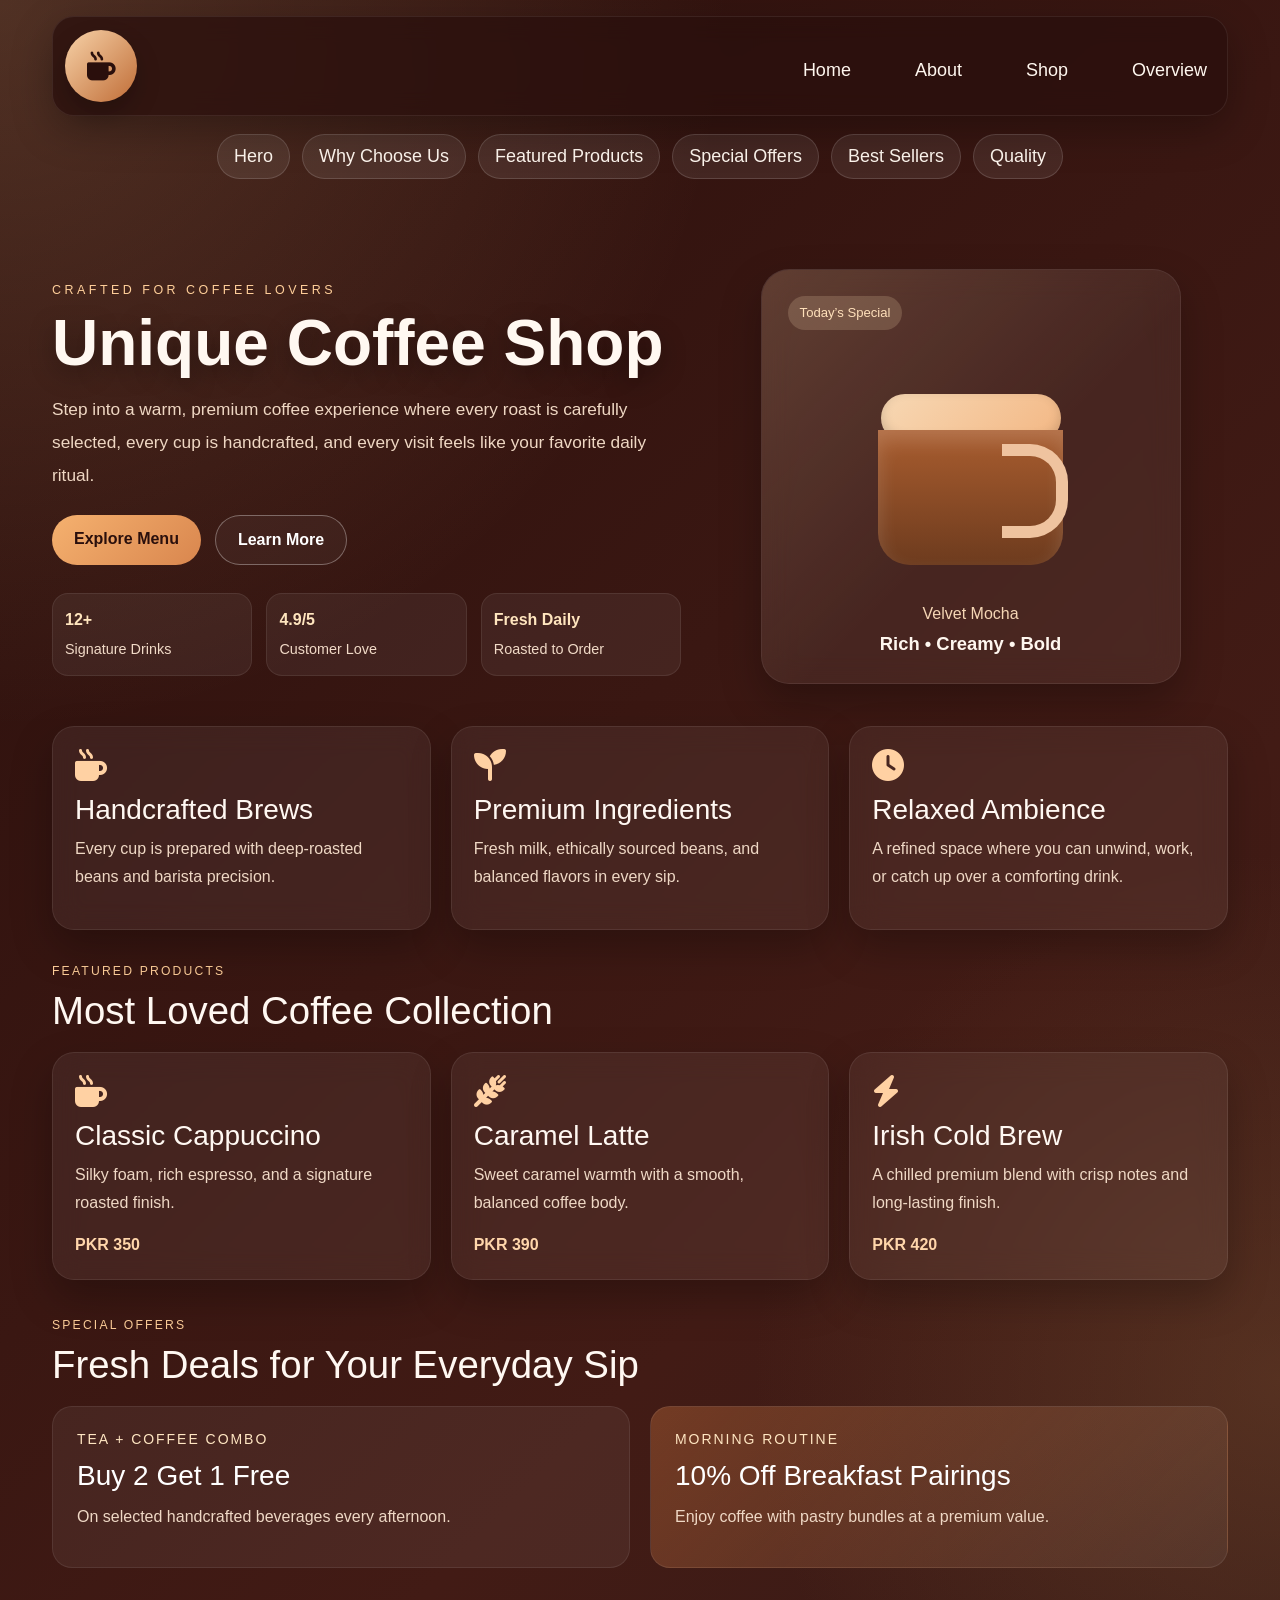
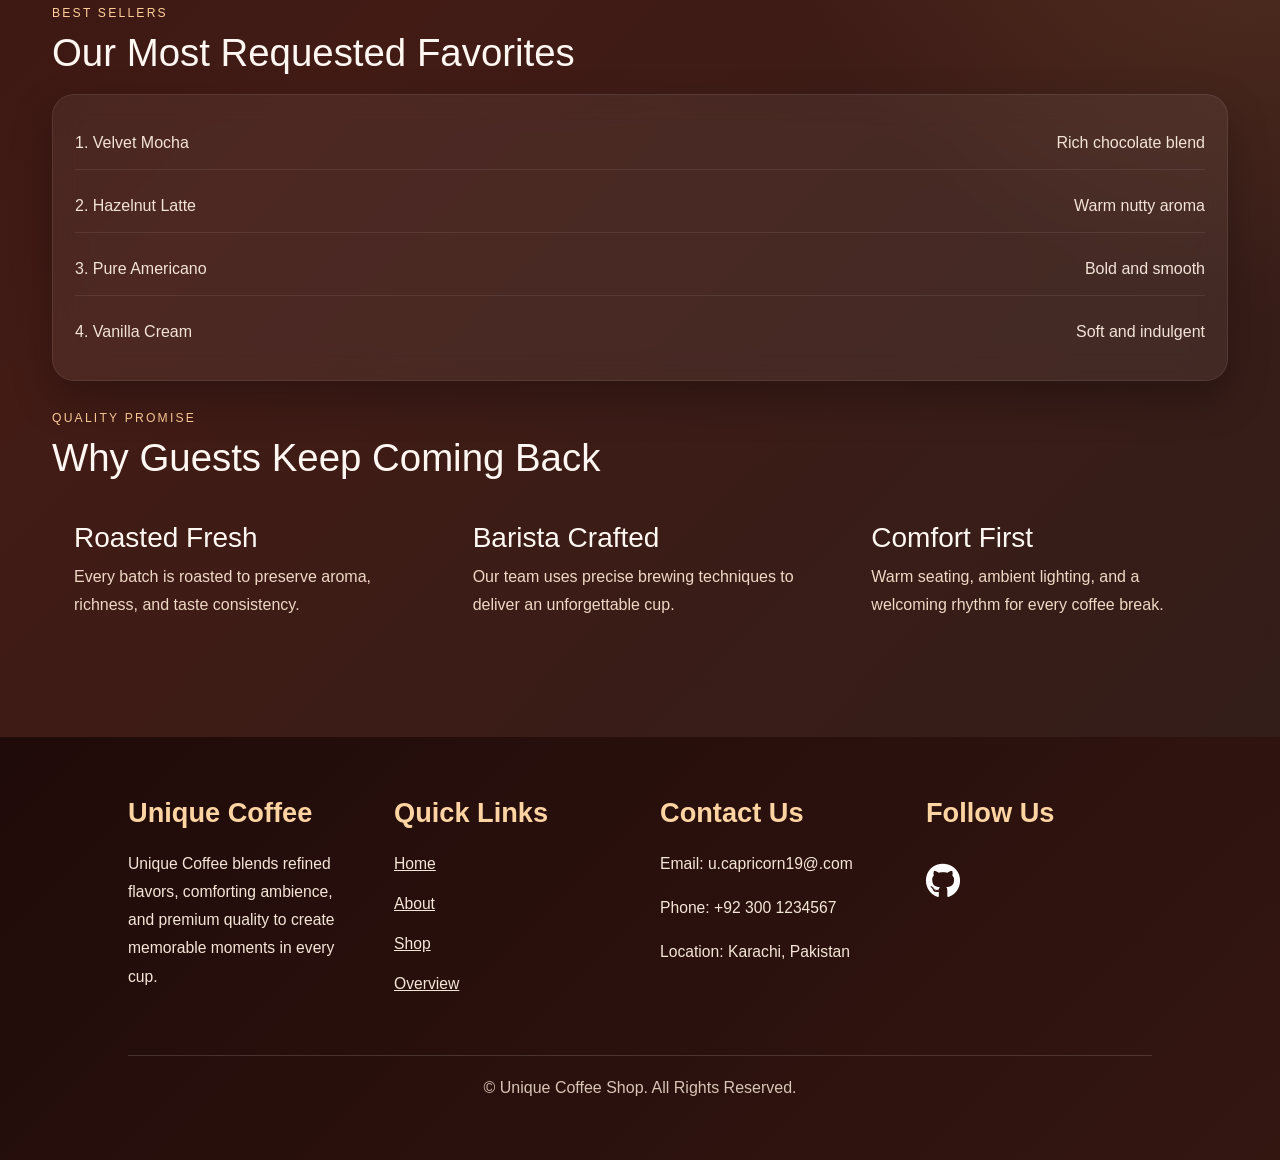
<file: index.html>
<!DOCTYPE html>
<html lang="en">

<head>
    <meta charset="UTF-8">
    <meta name="viewport" content="width=device-width, initial-scale=1.0">
    <title>Unique Coffee Shop</title>
    <link rel="icon"
        href="https://encrypted-tbn0.gstatic.com/images?q=tbn:ANd9GcRYhyhfwL2180Q6bwJG7gjaMuxHQxFHWJIGqnLEJor3Gg&s=10"
        type="image/x-icon">
    <link href="https://cdn.jsdelivr.net/npm/bootstrap@5.3.8/dist/css/bootstrap.min.css" rel="stylesheet"
        integrity="sha384-sRIl4kxILFvY47J16cr9ZwB07vP4J8+LH7qKQnuqkuIAvNWLzeN8tE5YBujZqJLB" crossorigin="anonymous">
    <link rel="stylesheet" href="https://cdnjs.cloudflare.com/ajax/libs/animate.css/4.1.1/animate.min.css" />
    <link rel="stylesheet" href="https://cdnjs.cloudflare.com/ajax/libs/font-awesome/6.5.1/css/all.min.css">
    <link rel="stylesheet" href="https://cdnjs.cloudflare.com/ajax/libs/animate.css/4.1.1/animate.min.css" />
    <link rel="stylesheet" href="https://cdn.jsdelivr.net/npm/bootstrap-icons@1.11.3/font/bootstrap-icons.min.css">
    <link rel="stylesheet" href="style.css">
</head>

<body>
    <div class="site-shell">
        <div class="container-fluid">
            <div class="container">
                <nav class="navbar navbar-expand-lg navUl navnav mt-3">
                    <div class="container-fluid">
                        <a class="navbar-brand" href="index.html" aria-label="Unique Coffee Shop home">
                            <span class="logo-1"><i class="fa-solid fa-mug-hot"></i></span>
                        </a>
                        <button class="navbar-toggler" type="button" data-bs-toggle="collapse"
                            data-bs-target="#navbarSupportedContent" aria-controls="navbarSupportedContent"
                            aria-expanded="false" aria-label="Toggle navigation">
                            <span class="navbar-toggler-icon"></span>
                        </button>
                        <div class="collapse navbar-collapse mt-2" id="navbarSupportedContent">
                            <ul class="navbar-nav navlist ms-auto mb-lg-0 gap-5">
                                <li class="nav-item">
                                    <a class="nav-link blog" href="index.html">Home</a>
                                </li>
                                <li class="nav-item">
                                    <a class="nav-link" href="about.html">About</a>
                                </li>
                                <li class="nav-item">
                                    <a class="nav-link" href="shop.html">Shop</a>
                                </li>
                                <li class="nav-item">
                                    <a class="nav-link" href="overview.html">Overview</a>
                                </li>
                            </ul>
                        </div>
                    </div>
                </nav>
            </div>
        </div>

        <div class="page-section-nav">
            <a class="nav-link page-section-link" href="#hero">Hero</a>
            <a class="nav-link page-section-link" href="#why">Why Choose Us</a>
            <a class="nav-link page-section-link" href="#products">Featured Products</a>
            <a class="nav-link page-section-link" href="#special-offers">Special Offers</a>
            <a class="nav-link page-section-link" href="#best-sellers">Best Sellers</a>
            <a class="nav-link page-section-link" href="#quality">Quality</a>
        </div>

        <main class="container py-3">
            <section class="hero-section" id="hero">
                <div class="hero-copy">
                    <span class="eyebrow">Crafted For Coffee Lovers</span>
                    <h1>Unique Coffee Shop</h1>
                    <p>
                        Step into a warm, premium coffee experience where every roast is carefully selected,
                        every cup is handcrafted, and every visit feels like your favorite daily ritual.
                    </p>
                    <div class="hero-actions">
                        <a href="shop.html" class="btn btn-primary premium-btn">Explore Menu</a>
                        <a href="about.html" class="btn btn-outline-light premium-btn-outline">Learn More</a>
                    </div>
                    <div class="hero-stats">
                        <div>
                            <strong>12+</strong>
                            <span>Signature Drinks</span>
                        </div>
                        <div>
                            <strong>4.9/5</strong>
                            <span>Customer Love</span>
                        </div>
                        <div>
                            <strong>Fresh Daily</strong>
                            <span>Roasted to Order</span>
                        </div>
                    </div>
                </div>

                <div class="hero-visual">
                    <div class="cup-card glass-card">
                        <div class="cup-badge">Today’s Special</div>
                        <div class="cup-design">
                            <div class="cup-top"></div>
                            <div class="cup-body"></div>
                            <div class="cup-handle"></div>
                        </div>
                        <div class="cup-meta">
                            <span>Velvet Mocha</span>
                            <strong>Rich • Creamy • Bold</strong>
                        </div>
                    </div>
                </div>
            </section>

            <section class="icon-grid" id="why">
                <div class="info-card glass-card">
                    <i class="fa-solid fa-mug-hot"></i>
                    <h3>Handcrafted Brews</h3>
                    <p>Every cup is prepared with deep-roasted beans and barista precision.</p>
                </div>
                <div class="info-card glass-card">
                    <i class="fa-solid fa-seedling"></i>
                    <h3>Premium Ingredients</h3>
                    <p>Fresh milk, ethically sourced beans, and balanced flavors in every sip.</p>
                </div>
                <div class="info-card glass-card">
                    <i class="fa-solid fa-clock"></i>
                    <h3>Relaxed Ambience</h3>
                    <p>A refined space where you can unwind, work, or catch up over a comforting drink.</p>
                </div>
            </section>

            <section class="section-panel" id="products">
                <div class="section-heading">
                    <span>Featured Products</span>
                    <h2>Most Loved Coffee Collection</h2>
                </div>
                <div class="product-grid">
                    <article class="product-card glass-card">
                        <div class="product-icon"><i class="fa-solid fa-mug-hot"></i></div>
                        <h3>Classic Cappuccino</h3>
                        <p>Silky foam, rich espresso, and a signature roasted finish.</p>
                        <strong>PKR 350</strong>
                    </article>
                    <article class="product-card glass-card">
                        <div class="product-icon"><i class="fa-solid fa-wheat-awn"></i></div>
                        <h3>Caramel Latte</h3>
                        <p>Sweet caramel warmth with a smooth, balanced coffee body.</p>
                        <strong>PKR 390</strong>
                    </article>
                    <article class="product-card glass-card">
                        <div class="product-icon"><i class="fa-solid fa-bolt"></i></div>
                        <h3>Irish Cold Brew</h3>
                        <p>A chilled premium blend with crisp notes and long-lasting finish.</p>
                        <strong>PKR 420</strong>
                    </article>
                </div>
            </section>

            <section class="section-panel offer-strip" id="special-offers">
                <div class="section-heading">
                    <span>Special Offers</span>
                    <h2>Fresh Deals for Your Everyday Sip</h2>
                </div>
                <div class="offer-grid">
                    <div class="offer-card">
                        <small>Tea + Coffee Combo</small>
                        <h3>Buy 2 Get 1 Free</h3>
                        <p>On selected handcrafted beverages every afternoon.</p>
                    </div>
                    <div class="offer-card accent">
                        <small>Morning Routine</small>
                        <h3>10% Off Breakfast Pairings</h3>
                        <p>Enjoy coffee with pastry bundles at a premium value.</p>
                    </div>
                </div>
            </section>

            <section class="section-panel" id="best-sellers">
                <div class="section-heading">
                    <span>Best Sellers</span>
                    <h2>Our Most Requested Favorites</h2>
                </div>
                <div class="best-seller-list glass-card">
                    <div class="seller-row">
                        <span>1. Velvet Mocha</span>
                        <span>Rich chocolate blend</span>
                    </div>
                    <div class="seller-row">
                        <span>2. Hazelnut Latte</span>
                        <span>Warm nutty aroma</span>
                    </div>
                    <div class="seller-row">
                        <span>3. Pure Americano</span>
                        <span>Bold and smooth</span>
                    </div>
                    <div class="seller-row">
                        <span>4. Vanilla Cream</span>
                        <span>Soft and indulgent</span>
                    </div>
                </div>
            </section>

            <section class="section-panel quality-panel" id="quality">
                <div class="section-heading">
                    <span>Quality Promise</span>
                    <h2>Why Guests Keep Coming Back</h2>
                </div>
                <div class="quality-grid">
                    <div class="quality-card">
                        <h3>Roasted Fresh</h3>
                        <p>Every batch is roasted to preserve aroma, richness, and taste consistency.</p>
                    </div>
                    <div class="quality-card">
                        <h3>Barista Crafted</h3>
                        <p>Our team uses precise brewing techniques to deliver an unforgettable cup.</p>
                    </div>
                    <div class="quality-card">
                        <h3>Comfort First</h3>
                        <p>Warm seating, ambient lighting, and a welcoming rhythm for every coffee break.</p>
                    </div>
                </div>
            </section>
        </main>

        <footer class="footer">
            <div class="footer-container">
                <div class="footer-col">
                    <h2>Unique Coffee</h2>
                    <p>
                        Unique Coffee blends refined flavors, comforting ambience, and premium quality to create
                        memorable moments in every cup.
                    </p>
                </div>
                <div class="footer-col">
                    <h2>Quick Links</h2>
                    <ul>
                        <li><a href="index.html">Home</a></li>
                        <li><a href="about.html">About</a></li>
                        <li><a href="shop.html">Shop</a></li>
                        <li><a href="overview.html">Overview</a></li>
                    </ul>
                </div>
                <div class="footer-col">
                    <h2>Contact Us</h2>
                    <p>Email: u.capricorn19@.com</p>
                    <p>Phone: +92 300 1234567</p>
                    <p>Location: Karachi, Pakistan</p>
                </div>
                <div class="footer-col">
                    <h2>Follow Us</h2>
                    <div class="social-icons">
                        <a href="https://github.com/UfaqFatima786" target="_blank">
                            <i class="fa-brands fa-github"></i>
                        </a>
                    </div>
                </div>
            </div>
            <div class="footer-bottom">
                <p>© Unique Coffee Shop. All Rights Reserved.</p>
            </div>
        </footer>
    </div>

    <script src="https://cdn.jsdelivr.net/npm/bootstrap@5.3.8/dist/js/bootstrap.bundle.min.js"
        integrity="sha384-FKyoEForCGlyvwx9Hj09JcYn3nv7wiPVlz7YYwJrWVcXK/BmnVDxM+D2scQbITxI"
        crossorigin="anonymous"></script>
</body>

</html>
</file>
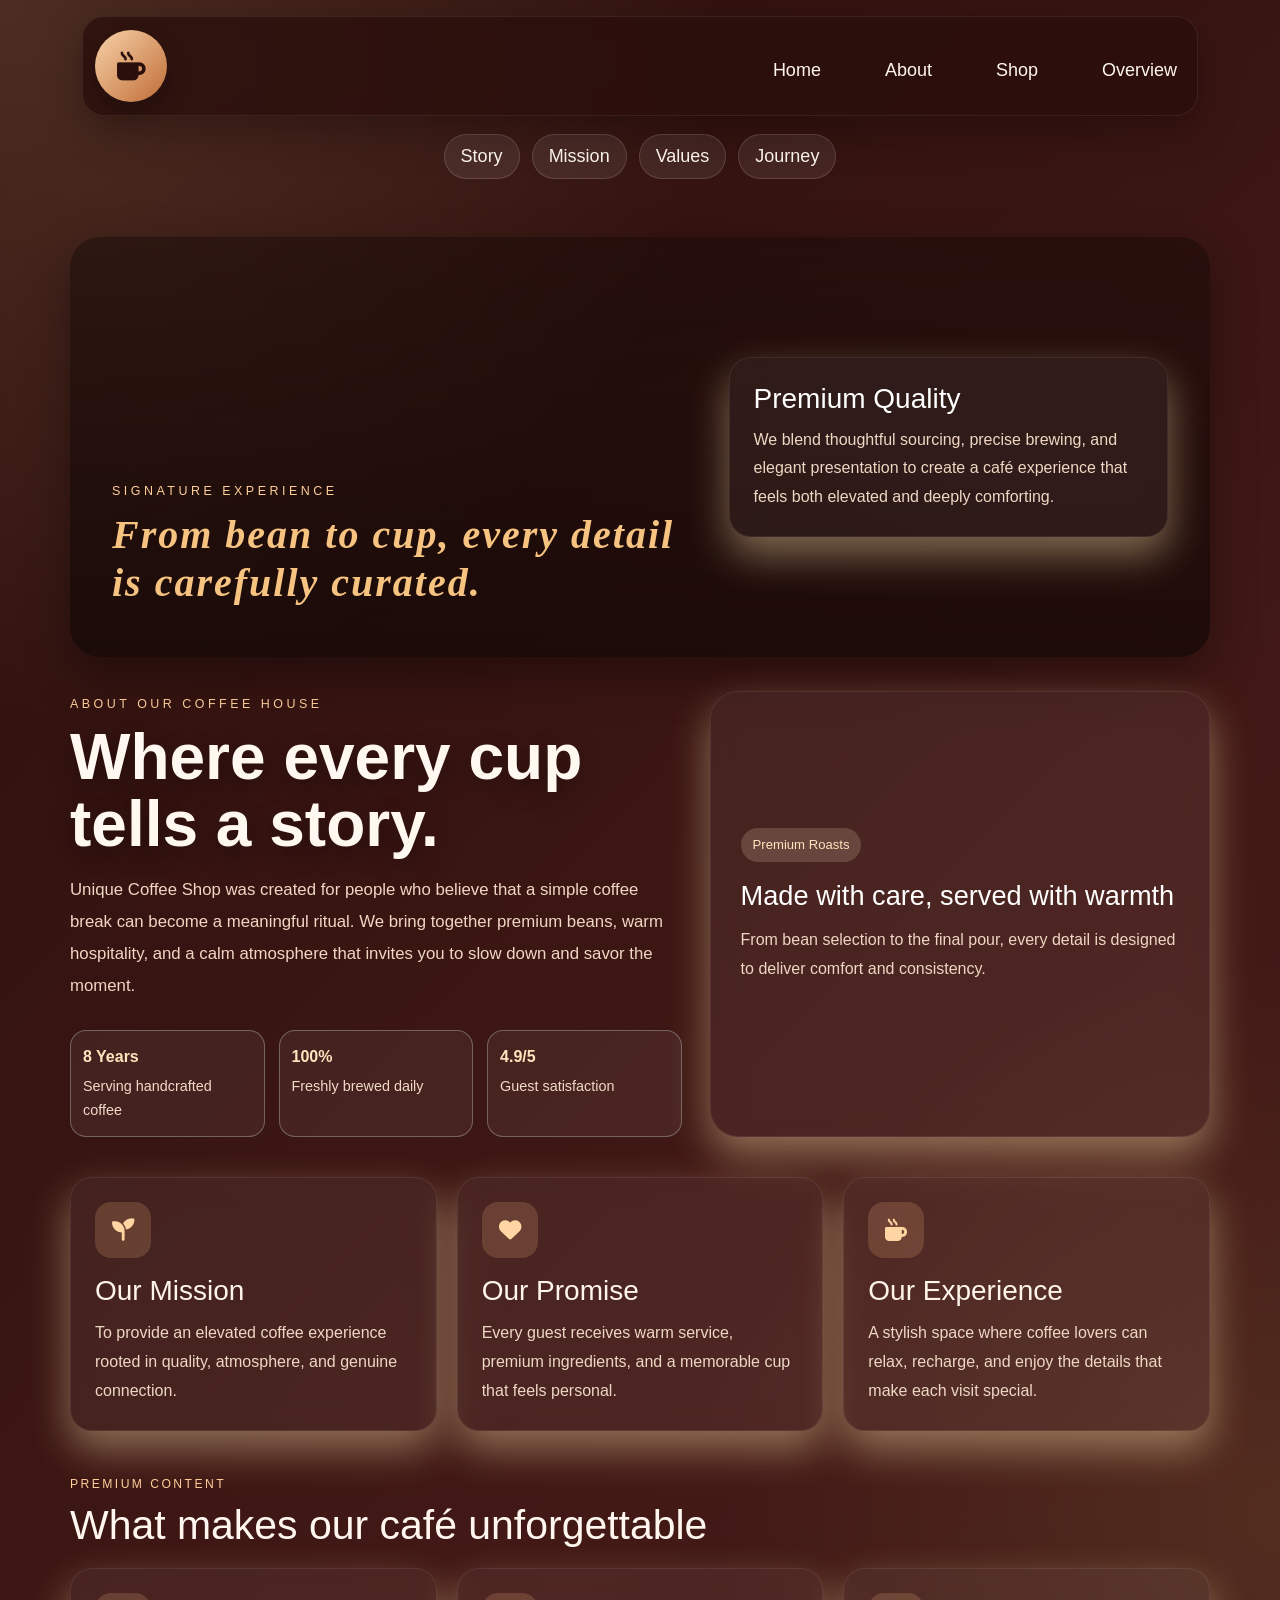
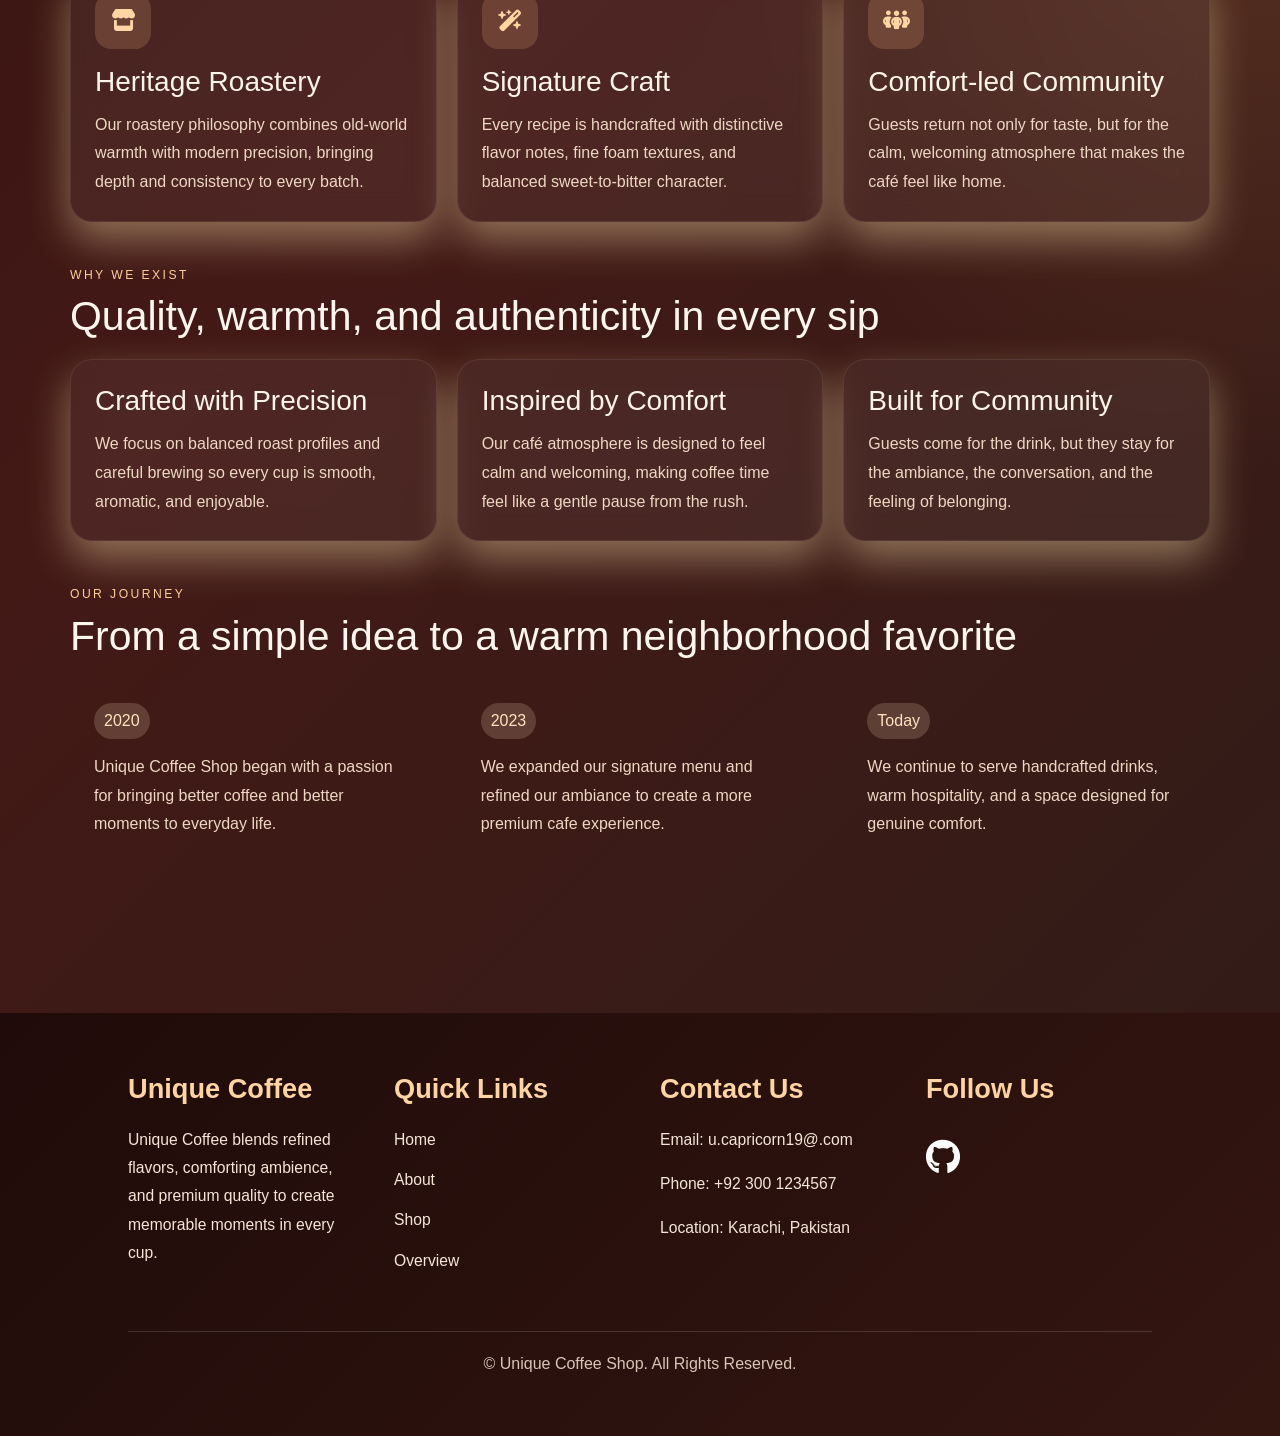
<file: about.html>
<!DOCTYPE html>
<html lang="en">

<head>
    <meta charset="UTF-8">
    <meta name="viewport" content="width=device-width, initial-scale=1.0">
    <title>Unique Coffee Shop</title>
    <link rel="icon"
        href="https://encrypted-tbn0.gstatic.com/images?q=tbn:ANd9GcRYhyhfwL2180Q6bwJG7gjaMuxHQxFHWJIGqnLEJor3Gg&s=10"
        type="image/x-icon">
    <link href="https://cdn.jsdelivr.net/npm/bootstrap@5.3.8/dist/css/bootstrap.min.css" rel="stylesheet"
        integrity="sha384-sRIl4kxILFvY47J16cr9ZwB07vP4J8+LH7qKQnuqkuIAvNWLzeN8tE5YBujZqJLB" crossorigin="anonymous">
    <link rel="stylesheet" href="https://cdnjs.cloudflare.com/ajax/libs/animate.css/4.1.1/animate.min.css" />
    <link rel="stylesheet" href="https://cdnjs.cloudflare.com/ajax/libs/font-awesome/6.5.1/css/all.min.css">
    <link rel="stylesheet" href="https://cdn.jsdelivr.net/npm/bootstrap-icons@1.11.3/font/bootstrap-icons.min.css">
    <link rel="stylesheet" href="about.css">
</head>

<body>
    <div class="site-shell">
        <div class="container-fluid">
            <div class="container">
                <nav class="navbar navbar-expand-lg navUl navnav mt-3">
                    <div class="container-fluid">
                        <a class="navbar-brand" href="index.html" aria-label="Unique Coffee Shop home">
                            <span class="logo-1"><i class="fa-solid fa-mug-hot"></i></span>
                        </a>
                        <button class="navbar-toggler" type="button" data-bs-toggle="collapse"
                            data-bs-target="#navbarSupportedContent" aria-controls="navbarSupportedContent"
                            aria-expanded="false" aria-label="Toggle navigation">
                            <span class="navbar-toggler-icon"></span>
                        </button>
                        <div class="collapse navbar-collapse mt-2" id="navbarSupportedContent">
                            <ul class="navbar-nav navlist ms-auto mb-lg-0 gap-5">
                                <li class="nav-item">
                                    <a class="nav-link blog" href="index.html">Home</a>
                                </li>
                                <li class="nav-item">
                                    <a class="nav-link" href="about.html">About</a>
                                </li>
                                <li class="nav-item">
                                    <a class="nav-link" href="shop.html">Shop</a>
                                </li>
                                <li class="nav-item">
                                    <a class="nav-link" href="overview.html">Overview</a>
                                </li>
                            </ul>
                        </div>
                    </div>
                </nav>
            </div>
        </div>

        <div class="page-section-nav">
            <a class="nav-link page-section-link" href="#hero">Story</a>
            <a class="nav-link page-section-link" href="#mission">Mission</a>
            <a class="nav-link page-section-link" href="#values">Values</a>
            <a class="nav-link page-section-link" href="#journey">Journey</a>
        </div>

        <main class="container about-page">
            <section class="banner-spotlight" id="hero">
                <div class="banner-overlay">
                    <div class="banner-copy">
                        <span class="eyebrow">Signature Experience</span>
                        <h2>From bean to cup, every detail is carefully curated.</h2>
                    </div>
                    <div class="overlay-card glass-card">
                        <h3>Premium Quality</h3>
                        <p>
                            We blend thoughtful sourcing, precise brewing, and elegant presentation to create a café
                            experience that feels both elevated and deeply comforting.
                        </p>
                    </div>
                </div>
            </section>

            <section class="about-hero" id="story">
                <div class="about-copy">
                    <span class="eyebrow">About Our Coffee House</span>
                    <h1>Where every cup tells a story.</h1>
                    <p>
                        Unique Coffee Shop was created for people who believe that a simple coffee break can become a
                        meaningful ritual. We bring together premium beans, warm hospitality, and a calm atmosphere that
                        invites you to slow down and savor the moment.
                    </p>
                    <div class="about-stats">
                        <div>
                            <strong>8 Years</strong>
                            <span>Serving handcrafted coffee</span>
                        </div>
                        <div>
                            <strong>100%</strong>
                            <span>Freshly brewed daily</span>
                        </div>
                        <div>
                            <strong>4.9/5</strong>
                            <span>Guest satisfaction</span>
                        </div>
                    </div>
                </div>
                <div class="about-visual glass-card">
                    <div class="visual-badge">Premium Roasts</div>
                    <h3>Made with care, served with warmth</h3>
                    <p>From bean selection to the final pour, every detail is designed to deliver comfort and consistency.</p>
                </div>
            </section>

            <section class="about-grid" id="mission">
                <article class="info-panel glass-card">
                    <div class="icon-wrap"><i class="fa-solid fa-seedling"></i></div>
                    <h3>Our Mission</h3>
                    <p>
                        To provide an elevated coffee experience rooted in quality, atmosphere, and genuine connection.
                    </p>
                </article>
                <article class="info-panel glass-card">
                    <div class="icon-wrap"><i class="fa-solid fa-heart"></i></div>
                    <h3>Our Promise</h3>
                    <p>
                        Every guest receives warm service, premium ingredients, and a memorable cup that feels personal.
                    </p>
                </article>
                <article class="info-panel glass-card">
                    <div class="icon-wrap"><i class="fa-solid fa-mug-hot"></i></div>
                    <h3>Our Experience</h3>
                    <p>
                        A stylish space where coffee lovers can relax, recharge, and enjoy the details that make each visit special.
                    </p>
                </article>
            </section>

            <section class="premium-cards-section" id="values">
                <div class="section-heading">
                    <span>Premium Content</span>
                    <h2>What makes our café unforgettable</h2>
                </div>
                <div class="premium-cards-grid">
                    <article class="premium-card glass-card">
                        <div class="card-icon"><i class="fa-solid fa-store"></i></div>
                        <h3>Heritage Roastery</h3>
                        <p>
                            Our roastery philosophy combines old-world warmth with modern precision, bringing depth and consistency to every batch.
                        </p>
                    </article>
                    <article class="premium-card glass-card">
                        <div class="card-icon"><i class="fa-solid fa-wand-magic-sparkles"></i></div>
                        <h3>Signature Craft</h3>
                        <p>
                            Every recipe is handcrafted with distinctive flavor notes, fine foam textures, and balanced sweet-to-bitter character.
                        </p>
                    </article>
                    <article class="premium-card glass-card">
                        <div class="card-icon"><i class="fa-solid fa-people-group"></i></div>
                        <h3>Comfort-led Community</h3>
                        <p>
                            Guests return not only for taste, but for the calm, welcoming atmosphere that makes the café feel like home.
                        </p>
                    </article>
                </div>
            </section>

            <section class="story-section" id="values">
                <div class="section-heading">
                    <span>Why We Exist</span>
                    <h2>Quality, warmth, and authenticity in every sip</h2>
                </div>
                <div class="story-content">
                    <div class="story-card glass-card">
                        <h3>Crafted with Precision</h3>
                        <p>
                            We focus on balanced roast profiles and careful brewing so every cup is smooth, aromatic, and enjoyable.
                        </p>
                    </div>
                    <div class="story-card glass-card">
                        <h3>Inspired by Comfort</h3>
                        <p>
                            Our café atmosphere is designed to feel calm and welcoming, making coffee time feel like a gentle pause from the rush.
                        </p>
                    </div>
                    <div class="story-card glass-card">
                        <h3>Built for Community</h3>
                        <p>
                            Guests come for the drink, but they stay for the ambiance, the conversation, and the feeling of belonging.
                        </p>
                    </div>
                </div>
            </section>

            <section class="journey-section" id="journey">
                <div class="section-heading">
                    <span>Our Journey</span>
                    <h2>From a simple idea to a warm neighborhood favorite</h2>
                </div>
                <div class="timeline">
                    <div class="timeline-item">
                        <span>2020</span>
                        <p>Unique Coffee Shop began with a passion for bringing better coffee and better moments to everyday life.</p>
                    </div>
                    <div class="timeline-item">
                        <span>2023</span>
                        <p>We expanded our signature menu and refined our ambiance to create a more premium cafe experience.</p>
                    </div>
                    <div class="timeline-item">
                        <span>Today</span>
                        <p>We continue to serve handcrafted drinks, warm hospitality, and a space designed for genuine comfort.</p>
                    </div>
                </div>
            </section>
        </main>

        <footer class="footer">
            <div class="footer-container">
                <div class="footer-col">
                    <h2>Unique Coffee</h2>
                    <p>
                        Unique Coffee blends refined flavors, comforting ambience, and premium quality to create memorable moments in every cup.
                    </p>
                </div>
                <div class="footer-col">
                    <h2>Quick Links</h2>
                    <ul>
                        <li><a href="index.html">Home</a></li>
                        <li><a href="about.html">About</a></li>
                        <li><a href="shop.html">Shop</a></li>
                        <li><a href="overview.html">Overview</a></li>
                    </ul>
                </div>
                <div class="footer-col">
                    <h2>Contact Us</h2>
                    <p>Email: u.capricorn19@.com</p>
                    <p>Phone: +92 300 1234567</p>
                    <p>Location: Karachi, Pakistan</p>
                </div>
                <div class="footer-col">
                    <h2>Follow Us</h2>
                    <div class="social-icons">
                        <a href="https://github.com/UfaqFatima786" target="_blank">
                            <i class="fa-brands fa-github"></i>
                        </a>
                    </div>
                </div>
            </div>
            <div class="footer-bottom">
                <p>© Unique Coffee Shop. All Rights Reserved.</p>
            </div>
        </footer>
    </div>

    <script src="https://cdn.jsdelivr.net/npm/bootstrap@5.3.8/dist/js/bootstrap.bundle.min.js"
        integrity="sha384-FKyoEForCGlyvwx9Hj09JcYn3nv7wiPVlz7YYwJrWVcXK/BmnVDxM+D2scQbITxI"
        crossorigin="anonymous"></script>
</body>

</html>
</file>
<file: style.css>
html {
    scroll-behavior: smooth;
}

body {
    margin: 0;
    min-height: 100vh;
    overflow-x: hidden;
    font-family: 'Poppins', sans-serif;
    color: #f8efe6;
    background:
        radial-gradient(circle at top left, rgba(255, 203, 145, 0.18), transparent 24%),
        radial-gradient(circle at right center, rgba(134, 88, 52, 0.35), transparent 28%),
        linear-gradient(135deg, #2a0f0c, #421b15, #2f1e1a);
}

.site-shell {
    position: relative;
}

.navbar {
    background: rgba(42, 15, 12, 0.75);
    border: 1px solid rgba(255, 255, 255, 0.08);
    border-radius: 22px;
    box-shadow: 0 14px 40px rgba(0, 0, 0, 0.28);
    backdrop-filter: blur(12px);
}

.logo-1 {
    width: 72px;
    height: 72px;
    border-radius: 50%;
    display: flex;
    align-items: center;
    justify-content: center;
    background: linear-gradient(135deg, #f7d2a8, #c06d37);
    color: #2a0f0c;
    font-size: 1.8rem;
    box-shadow: 0 12px 24px rgba(0, 0, 0, 0.24);
}

.nav-link {
    color: #fff7ef;
    font-size: 18px;
    font-weight: 500;
    transition: 0.3s ease;
}

.nav-link:hover {
    cursor: pointer;
    color: #ffd3a1;
    transform: translateY(-2px);
}

.page-section-nav {
    display: flex;
    flex-wrap: wrap;
    justify-content: center;
    gap: 12px;
    margin: 18px 0 28px;
    padding: 0 15px;
}

.page-section-link {
    padding: 8px 16px;
    border-radius: 999px;
    background: rgba(255, 255, 255, 0.08);
    border: 1px solid rgba(255, 255, 255, 0.14);
}

.page-section-link:hover {
    cursor: pointer;
    background: rgba(255, 255, 255, 0.2);
    color: #fff;
}

.container {
    max-width: 1200px;
}

.hero-section {
    display: grid;
    grid-template-columns: 1.1fr 0.9fr;
    gap: 32px;
    align-items: center;
    padding: 46px 0 22px;
}

.hero-copy h1 {
    font-size: clamp(2.9rem, 5vw, 4.7rem);
    font-weight: 800;
    line-height: 1.05;
    margin-bottom: 16px;
    color: #fff8f1;
    text-shadow: 0 8px 24px rgba(0, 0, 0, 0.35);
}

.hero-copy p {
    max-width: 640px;
    color: #efd7c3;
    font-size: 1.08rem;
    line-height: 1.9;
}

.eyebrow {
    display: inline-block;
    font-size: 0.78rem;
    letter-spacing: 0.28em;
    text-transform: uppercase;
    color: #ffcf9a;
    margin-bottom: 10px;
}

.hero-actions {
    display: flex;
    gap: 14px;
    margin: 24px 0 28px;
    flex-wrap: wrap;
}

.premium-btn,
.premium-btn-outline {
    padding: 12px 22px;
    border-radius: 999px;
    font-weight: 700;
}

.premium-btn {
    background: linear-gradient(135deg, #f5b16f, #d9864e);
    border: none;
    color: #2a0f0c;
}

.premium-btn:hover {
    cursor: pointer;
    background: linear-gradient(135deg, #ffd6a5, #ef9f64);
    color: #2a0f0c;
}

.premium-btn-outline {
    border: 1px solid rgba(255, 255, 255, 0.32);
    color: #fff;
    background: rgba(255, 255, 255, 0.04);
}

.hero-stats {
    display: grid;
    grid-template-columns: repeat(3, minmax(110px, 1fr));
    gap: 14px;
}

.hero-stats div {
    padding: 14px 12px;
    border-radius: 16px;
    background: rgba(255, 255, 255, 0.06);
    border: 1px solid rgba(255, 255, 255, 0.08);
}

.hero-stats strong {
    display: block;
    color: #ffe5be;
    margin-bottom: 5px;
}

.hero-stats span {
    color: #f1dac7;
    font-size: 0.9rem;
}

.hero-visual {
    display: flex;
    justify-content: center;
}

.glass-card {
    background: rgba(255, 255, 255, 0.06);
    border: 1px solid rgba(255, 255, 255, 0.08);
    box-shadow: 0 18px 40px rgba(0, 0, 0, 0.26);
    backdrop-filter: blur(14px);
    transition: transform 0.35s ease, box-shadow 0.35s ease, border-color 0.35s ease;
}

.glass-card:hover,
.info-card:hover,
.product-card:hover,
.quality-card:hover,
.offer-card:hover,
.best-seller-list:hover {
    cursor: pointer;
    transform: translateY(-8px);
    box-shadow: 0 24px 52px rgba(243, 219, 166, 0.48);
    border-color: rgba(255, 214, 170, 0.45);
}

.cup-card {
    width: min(420px, 100%);
    padding: 26px;
    border-radius: 28px;
    position: relative;
    overflow: hidden;
}

.cup-card::before {
    content: "";
    position: absolute;
    inset: 0;
    background: linear-gradient(135deg, rgba(255, 207, 155, 0.16), transparent 55%);
    pointer-events: none;
}

.cup-badge {
    display: inline-block;
    padding: 7px 12px;
    border-radius: 999px;
    background: rgba(255, 226, 186, 0.18);
    color: #ffe3bf;
    font-size: 0.82rem;
    margin-bottom: 22px;
}

.cup-design {
    position: relative;
    display: flex;
    align-items: center;
    justify-content: center;
    height: 250px;
}

.cup-top {
    width: 180px;
    height: 48px;
    border-radius: 999px;
    background: linear-gradient(135deg, #f7d8b4, #f3b784);
    position: absolute;
    top: 42px;
    box-shadow: inset 0 -4px 12px rgba(0, 0, 0, 0.16);
}

.cup-body {
    width: 185px;
    height: 135px;
    border-radius: 0 0 32px 32px;
    background: linear-gradient(180deg, #a95d2f, #6d3b1e);
    position: absolute;
    top: 78px;
    box-shadow: inset 0 10px 20px rgba(255, 255, 255, 0.16);
}

.cup-handle {
    width: 66px;
    height: 94px;
    border: 12px solid #efc39f;
    border-left: none;
    border-radius: 0 38px 38px 0;
    position: absolute;
    top: 92px;
    right: 86px;
}

.cup-meta {
    display: flex;
    flex-direction: column;
    gap: 4px;
    text-align: center;
}

.cup-meta span {
    color: #f5d6b5;
}

.cup-meta strong {
    font-size: 1.15rem;
    color: #fff7ef;
}

.icon-grid,
.product-grid,
.offer-grid,
.quality-grid {
    display: grid;
    gap: 20px;
}

.icon-grid {
    grid-template-columns: repeat(3, 1fr);
    margin: 20px 0 28px;
}

.info-card,
.product-card,
.quality-card,
.best-seller-list {
    border-radius: 22px;
    padding: 22px;
}

.info-card i,
.product-icon i {
    font-size: 2rem;
    color: #ffd1a3;
    margin-bottom: 12px;
}

.info-card h3,
.product-card h3,
.quality-card h3,
.section-heading h2 {
    color: #fff8f2;
}

.info-card p,
.product-card p,
.quality-card p,
.offer-card p {
    color: #efd8c5;
    line-height: 1.75;
}

.section-panel {
    margin: 22px 0 24px;
}

.section-heading {
    margin-bottom: 18px;
}

.section-heading span {
    display: inline-block;
    color: #ffcf9a;
    text-transform: uppercase;
    letter-spacing: 0.18em;
    font-size: 0.76rem;
    margin-bottom: 8px;
}

.section-heading h2 {
    font-size: clamp(1.8rem, 3vw, 2.6rem);
    margin: 0;
}

.product-grid {
    grid-template-columns: repeat(3, 1fr);
}

.product-card strong {
    color: #ffd6ab;
}

.offer-strip {
    padding: 8px 0;
}

.offer-grid {
    grid-template-columns: repeat(2, 1fr);
}

.offer-card {
    padding: 20px 24px;
    border-radius: 20px;
    background: rgba(255, 255, 255, 0.06);
    border: 1px solid rgba(255, 255, 255, 0.08);
}

.offer-card.accent {
    background: linear-gradient(135deg, rgba(215, 124, 66, 0.33), rgba(255, 255, 255, 0.06));
}

.offer-card small {
    color: #ffe6c2;
    text-transform: uppercase;
    letter-spacing: 0.14em;
}

.offer-card h3 {
    margin: 8px 0 10px;
    color: #fff;
}

.best-seller-list {
    display: flex;
    flex-direction: column;
    gap: 10px;
}

.seller-row {
    display: flex;
    justify-content: space-between;
    gap: 12px;
    padding: 14px 0;
    border-bottom: 1px solid rgba(255, 255, 255, 0.08);
    color: #f3e3d6;
}

.seller-row:last-child {
    border-bottom: none;
}

.quality-grid {
    grid-template-columns: repeat(3, 1fr);
}

.footer {
    background: linear-gradient(135deg, #1f0b09, #341611);
    padding: 60px 10%;
    color: white;
    margin-top: 40px;
}

.footer-container {
    display: grid;
    grid-template-columns: repeat(4, 1fr);
    gap: 40px;
}

.footer-col h2 {
    color: #ffd4a3;
    margin-bottom: 20px;
    font-size: 1.7rem;
    font-weight: 700;
}

.footer-col p,
.footer-col li,
.footer-col a {
    color: #f5e6d8;
    line-height: 1.8;
    font-size: 0.98rem;
}

.footer-col ul {
    list-style: none;
    padding: 0;
}

.footer-col ul li {
    margin-bottom: 12px;
}

.footer-col ul li a:hover {
    color: #ffffff;
    padding-left: 5px;
}

.social-icons {
    display: flex;
    gap: 12px;
}

.social-icons a {
    text-decoration: none;
    color: #ffffff;
    font-size: 2.2rem;
    transition: 0.3s;
}

.social-icons a:hover {
    color: #ffd4a3;
    transform: translateY(-3px);
}

.footer-bottom {
    text-align: center;
    border-top: 1px solid rgba(255, 255, 255, 0.14);
    margin-top: 40px;
    padding-top: 20px;
}

.footer-bottom p {
    color: #d8c5b7;
    margin: 0;
}

@media (max-width: 992px) {
    .hero-section,
    .icon-grid,
    .product-grid,
    .offer-grid,
    .quality-grid,
    .footer-container {
        grid-template-columns: 1fr;
    }

    .hero-section {
        text-align: center;
    }

    .hero-copy p {
        margin: 0 auto;
    }

    .hero-actions,
    .hero-stats {
        justify-content: center;
    }

    .hero-stats {
        grid-template-columns: repeat(3, minmax(100px, 1fr));
    }
}

@media (max-width: 768px) {
    .hero-copy h1 {
        font-size: 2.5rem;
    }

    .hero-stats {
        grid-template-columns: 1fr;
    }

    .seller-row {
        flex-direction: column;
    }

    .footer {
        padding: 50px 20px;
    }

    .footer-col {
        text-align: center;
    }

    .social-icons {
        justify-content: center;
    }
}
</file>
<file: about.css>
html {
    scroll-behavior: smooth;
}

body {
    margin: 0;
    min-height: 100vh;
    overflow-x: hidden;
    font-family: 'Poppins', sans-serif;
    color: #f8efe6;
    background:
        radial-gradient(circle at top left, rgba(255, 203, 145, 0.16), transparent 22%),
        radial-gradient(circle at right center, rgba(134, 88, 52, 0.3), transparent 28%),
        linear-gradient(135deg, #2a0f0c, #431916, #2f1d18);
}

.site-shell {
    position: relative;
}

.navbar {
    background: rgba(42, 15, 12, 0.78);
    border: 1px solid rgba(255, 255, 255, 0.08);
    border-radius: 22px;
    box-shadow: 0 14px 40px rgba(0, 0, 0, 0.28);
    backdrop-filter: blur(12px);
}

.logo-1 {
    width: 72px;
    height: 72px;
    border-radius: 50%;
    display: flex;
    align-items: center;
    justify-content: center;
    background: linear-gradient(135deg, #f7d2a8, #c06d37);
    color: #2a0f0c;
    font-size: 1.8rem;
    box-shadow: 0 12px 24px rgba(0, 0, 0, 0.24);
}

.nav-link {
    color: #fff7ef;
    font-size: 18px;
    font-weight: 500;
    transition: 0.3s ease;
}

.nav-link:hover {
    color: #ffd3a1;
    transform: translateY(-2px);
}

.page-section-nav {
    display: flex;
    flex-wrap: wrap;
    justify-content: center;
    gap: 12px;
    margin: 18px 0 28px;
    padding: 0 15px;
}

.page-section-link {
    padding: 8px 16px;
    border-radius: 999px;
    background: rgba(255, 255, 255, 0.08);
    border: 1px solid rgba(255, 255, 255, 0.14);
}

.page-section-link:hover {
    background: rgba(255, 255, 255, 0.2);
    color: #fff;
}

.about-page {
    padding: 30px 0 70px;
}

.banner-spotlight {
    min-height: 420px;
    background:
        linear-gradient(rgba(18, 8, 6, 0.45), rgba(18, 8, 6, 0.72)),
        url('https://images.unsplash.com/photo-1495474472287-4d71bcdd2085?auto=format&fit=crop&w=1400&q=80') center/cover no-repeat;
    border-radius: 30px;
    margin-bottom: 34px;
    overflow: hidden;
    position: relative;
    box-shadow: 0 18px 46px rgba(0, 0, 0, 0.34);
}

.banner-overlay {
    position: absolute;
    inset: 0;
    display: grid;
    grid-template-columns: 1.15fr 0.85fr;
    gap: 22px;
    align-items: end;
    padding: 42px;
}

/* .banner-copy h2 {
    font-size: clamp(2rem, 4vw, 3.5rem);
    margin: 0;
    max-width: 700px;
    color: #fff8f1;
    line-height: 1.15;
        transition: all 0.4s ease;

} */
.banner-copy h2 {
    color: rgb(247, 195, 128);
    font-size: 2.5rem;
    font-weight: 700;
    font-style: italic;
    letter-spacing: 2px;
    font-family: Georgia, serif;
    transition: all 0.4s ease;

}

.banner-copy h2:hover {
    letter-spacing: 2.5px;
    cursor: pointer;
    color: rgb(247, 219, 158);
    font-size: 2.5rem;
    font-weight: 600;
    font-style: italic;
    font-family: Georgia, serif;
}

.overlay-card {
    align-self: center;
    padding: 24px;
    border-radius: 22px;
    transition: all 0.2s ease;

}

.overlay-card:hover {
    align-self: center;
    padding: 24px;
    border-radius: 22px;
    cursor: pointer;
    transform: translateY(-8px);

}

.overlay-card h3 {
    color: #fff;
    margin-bottom: 10px;
}

.overlay-card p {
    color: #efd7c3;
    line-height: 1.8;
    margin: 0;
}

.about-hero {
    display: grid;
    grid-template-columns: 1.1fr 0.9fr;
    gap: 28px;
    align-items: stretch;
    margin-bottom: 40px;
}

.about-copy h1 {
    font-size: clamp(2.6rem, 5vw, 4.3rem);
    font-weight: 800;
    line-height: 1.05;
    margin-bottom: 16px;
    color: #fff8f1;
    text-shadow: 0 8px 24px rgba(0, 0, 0, 0.35);
}

.about-copy p {
    max-width: 680px;
    color: #efd7c3;
    font-size: 1.05rem;
    line-height: 1.9;
}

.eyebrow {
    display: inline-block;
    font-size: 0.78rem;
    letter-spacing: 0.28em;
    text-transform: uppercase;
    color: #ffcf9a;
    margin-bottom: 10px;
}

.about-stats {
    display: grid;
    grid-template-columns: repeat(3, minmax(110px, 1fr));
    gap: 14px;
    margin-top: 28px;
}

.about-stats div {
    padding: 14px 12px;
    border-radius: 16px;
    background: rgba(255, 255, 255, 0.06);
    border: 1px solid rgba(172, 172, 172, 0.473);
    transition: all 0.4s ease;
}

.about-stats div:hover {
    cursor: pointer;
    padding: 14px 12px;
    border-radius: 16px;
    background: rgba(245, 223, 150, 0.281);
    border: 1px solid rgb(255, 255, 255);
    transform: translateY(-8px);
}

.about-stats strong {
    display: block;
    color: #ffe5be;
    margin-bottom: 5px;
}

.about-stats span {
    color: #f1dac7;
    font-size: 0.9rem;
}

.about-visual {
    padding: 30px;
    border-radius: 28px;
    min-height: 100%;
    display: flex;
    flex-direction: column;
    justify-content: center;
}

.visual-badge {
    display: inline-block;
    width: fit-content;
    padding: 7px 12px;
    border-radius: 999px;
    background: rgba(255, 226, 186, 0.18);
    color: #ffe3bf;
    font-size: 0.82rem;
    margin-bottom: 18px;
}

.about-visual h3 {
    font-size: 1.7rem;
    margin-bottom: 14px;
    color: #fff;
}

.about-visual p {
    color: #efd7c3;
    line-height: 1.8;
}

.glass-card {
    background: rgba(255, 255, 255, 0.06);
    border: 1px solid rgba(255, 255, 255, 0.08);
    box-shadow: 0 18px 40px rgba(243, 219, 166, 0.452);
    backdrop-filter: blur(14px);
    transition: transform 0.35s ease, box-shadow 0.35s ease, border-color 0.35s ease;
}

.glass-card:hover,
.info-panel:hover,
.story-card:hover,
.timeline-item:hover,
.premium-card:hover {
    cursor: pointer;
    transform: translateY(-8px);
    box-shadow: 0 24px 52px rgba(243, 219, 166, 0.48);
    border-color: rgba(255, 214, 170, 0.45);
}

.about-grid,
.story-content,
.timeline {
    display: grid;
    gap: 20px;
}

.about-grid {
    grid-template-columns: repeat(3, 1fr);
    margin-bottom: 40px;
}

.info-panel,
.story-card,
.timeline-item {
    padding: 24px;
    border-radius: 22px;
    transition: all 0.4s ease;

}

.about-stats div {
    padding: 14px 12px;
    border-radius: 16px;
    background: rgba(255, 255, 255, 0.06);
    border: 1px solid rgba(172, 172, 172, 0.473);
    transition: all 0.4s ease;
}

.about-stats div:hover {
    cursor: pointer;
    padding: 14px 12px;
    border-radius: 16px;
    background: rgba(245, 223, 150, 0.281);
    border: 1px solid rgb(255, 255, 255);
    transform: translateY(-8px);
}

.info-panel {
    transition: all 0.4s ease;
}

.info-panel:hover {
    transform: translateY(-8px);
    cursor: pointer;
    padding: 24px;
    border-radius: 22px;
    box-shadow: #a2defa;
}


.icon-wrap {
    width: 56px;
    height: 56px;
    border-radius: 16px;
    display: grid;
    place-items: center;
    margin-bottom: 16px;
    background: rgba(255, 196, 132, 0.18);
    color: #ffd6a3;
    font-size: 1.4rem;
}

.icon-wrap:hover {
    cursor: pointer;
    width: 56px;
    height: 56px;
    border-radius: 16px;
    display: grid;
    place-items: center;
    margin-bottom: 16px;
    background: rgba(255, 196, 132, 0.233);
    color: #ffbd6c;
    font-size: 1.4rem;
}

.info-panel h3,
.story-card h3 {
    margin-bottom: 12px;
    color: #fff4ea;
}

.info-panel p,
.story-card p,
.timeline-item p {
    margin: 0;
    color: #eed8c4;
    line-height: 1.8;
}

.premium-cards-section {
    margin-bottom: 40px;
}

.premium-cards-grid {
    display: grid;
    grid-template-columns: repeat(3, 1fr);
    gap: 20px;
}

.premium-card {
    padding: 24px;
    border-radius: 22px;
}

.card-icon {
    width: 56px;
    height: 56px;
    border-radius: 16px;
    display: grid;
    place-items: center;
    background: rgba(255, 196, 132, 0.18);
    color: #ffd6a3;
    font-size: 1.35rem;
    margin-bottom: 16px;
}

.premium-card h3 {
    margin-bottom: 12px;
    color: #fff4ea;
}

.premium-card p {
    color: #eed8c4;
    line-height: 1.8;
    margin: 0;
}

.story-section,
.journey-section {
    margin-bottom: 40px;
}

.section-heading {
    margin-bottom: 18px;
}

.section-heading span {
    display: inline-block;
    color: #ffcf9a;
    text-transform: uppercase;
    letter-spacing: 0.2em;
    font-size: 0.76rem;
    margin-bottom: 8px;
}

.section-heading h2 {
    margin: 0;
    font-size: clamp(1.6rem, 3.2vw, 2.6rem);
    color: #fff7ef;
}

.story-content {
    grid-template-columns: repeat(3, 1fr);
}

.timeline {
    grid-template-columns: repeat(3, 1fr);
}

.timeline-item span {
    display: inline-block;
    padding: 6px 10px;
    border-radius: 999px;
    background: rgba(255, 226, 186, 0.18);
    color: #ffe3bf;
    margin-bottom: 14px;
}

.footer {
    background: linear-gradient(135deg, #1f0b09, #341611);
    padding: 60px 10%;
    color: white;
    margin-top: 40px;
}

.footer-container {
    display: grid;
    grid-template-columns: repeat(4, 1fr);
    gap: 40px;
}

.footer-col h2 {
    color: #ffd4a3;
    margin-bottom: 20px;
    font-size: 1.7rem;
    font-weight: 700;
}

.footer-col p,
.footer-col li,
.footer-col a {
    text-decoration: none;
    color: #f5e6d8;
    line-height: 1.8;
    font-size: 0.98rem;
}

.footer-col ul {
    list-style: none;
    padding: 0;
}

.footer-col ul li {
    margin-bottom: 12px;
}

.footer-col ul li a:hover {
    cursor: pointer;
    color: #ffffff;
    padding-left: 5px;
}

.social-icons {
    display: flex;
    gap: 12px;
}

.social-icons a {
    text-decoration: none;
    color: #ffffff;
    font-size: 2.2rem;
    transition: 0.3s;
}

.social-icons a:hover {
    cursor: pointer;
    color: #ffd4a3;
    transform: translateY(-3px);
}

.footer-bottom {
    text-align: center;
    border-top: 1px solid rgba(255, 255, 255, 0.14);
    margin-top: 40px;
    padding-top: 20px;
}

.footer-bottom p {
    color: #d8c5b7;
    margin: 0;
}


@media (max-width: 992px) {

    .banner-overlay,
    .about-hero,
    .about-grid,
    .story-content,
    .premium-cards-grid,
    .timeline {
        grid-template-columns: 1fr;
    }

    .banner-copy h2 {
        max-width: 100%;
    }

    .overlay-card {
        align-self: end;
    }

    .navbar {
        text-align: center;
    }
}

@media (max-width: 768px) {
    .banner-spotlight {
        min-height: 360px;
    }

    .banner-overlay {
        padding: 24px;
    }

    .footer {
        padding: 50px 20px;
    }

    .footer-container {
        grid-template-columns: 1fr;
        text-align: center;
        justify-items: center;
        align-items: center;
        gap: 30px;
    }

    .footer-col {
        width: 100%;
        display: flex;
        flex-direction: column;
        align-items: center;
        text-align: center;
    }

    .footer-col ul {
        padding: 0;
        margin: 0;
        list-style: none;
    }

    .footer-col ul li {
        margin: 10px 0;
    }

    .footer-col a {
        text-decoration: none;
    }

    .social-icons {
        justify-content: center;
        align-items: center;
        gap: 15px;
    }

    .footer-bottom {
        text-align: center;
        margin-top: 30px;
    }

    .about-stats {
        grid-template-columns: 1fr;
    }
}
</file>
